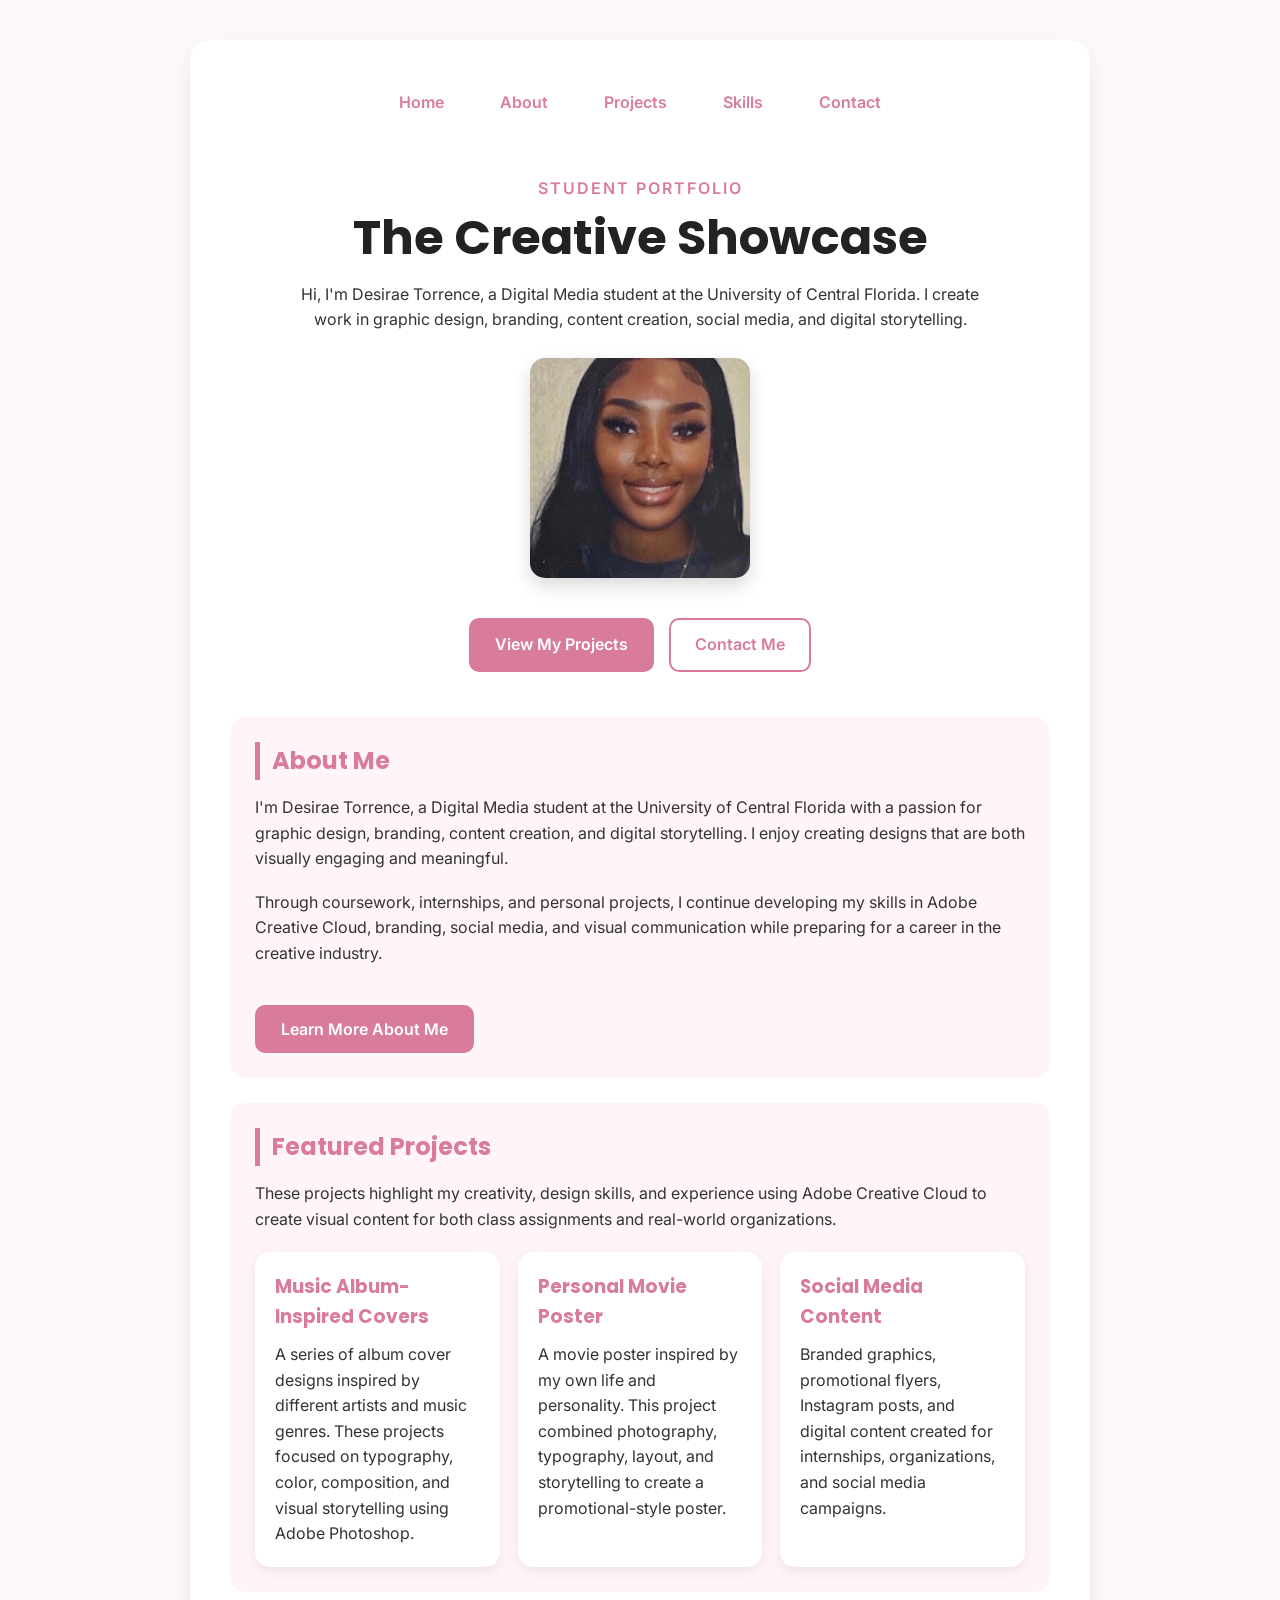
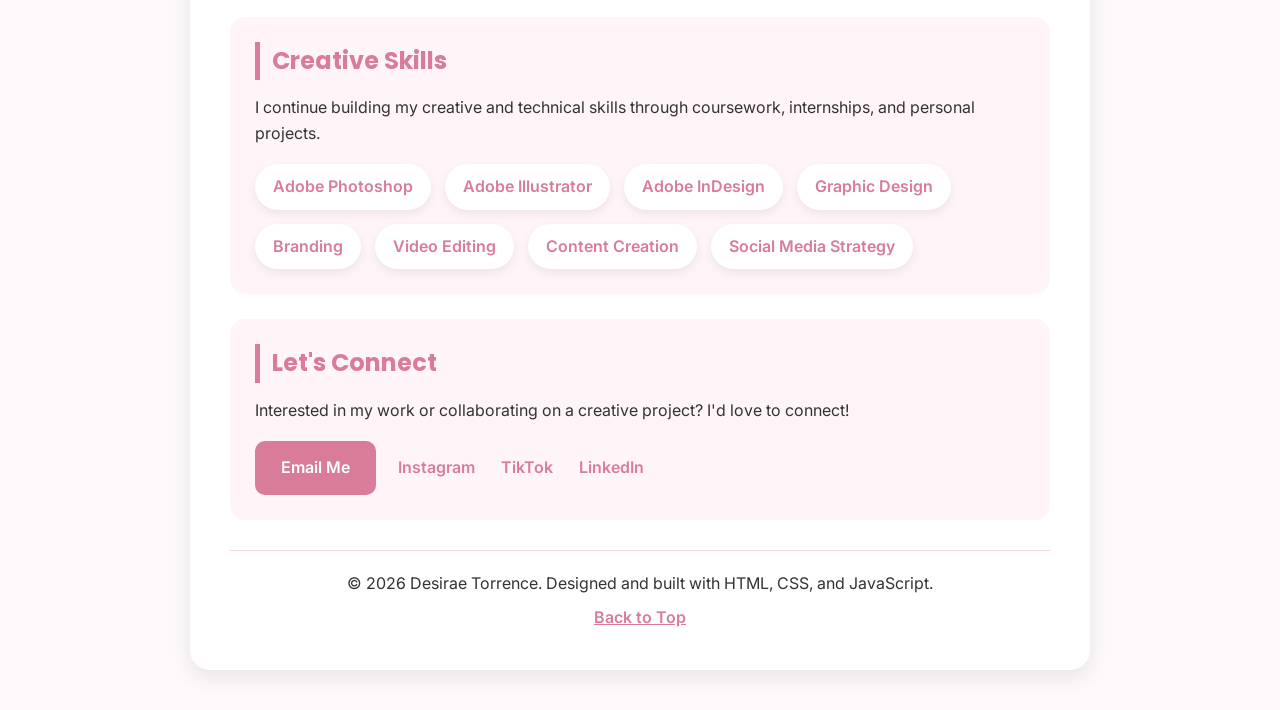
<file: index.html>
<!DOCTYPE html>
<html lang="en">

<head>
    <meta charset="UTF-8">

    <meta name="viewport"
        content="width=device-width, initial-scale=1.0">

    <meta name="description"
        content="The Creative Showcase is Desirae Torrence's student portfolio featuring graphic design, branding, content creation, and digital media projects.">

    <title>The Creative Showcase | Desirae Torrence</title>

    <link rel="stylesheet" href="style.css">
</head>

<body>

    <div class="container">

        <!-- Navigation -->
        <nav aria-label="Main Navigation">

            <a href="#home">Home</a>
            <a href="#about">About</a>
            <a href="#projects">Projects</a>
            <a href="#skills">Skills</a>
            <a href="#contact">Contact</a>

        </nav>

        <main>

            <!-- Hero Section -->
            <header id="home">

                <p class="eyebrow">Student Portfolio</p>

                <h1>The Creative Showcase</h1>

                <p class="intro">
                    Hi, I'm Desirae Torrence, a Digital Media student at the
                    University of Central Florida. I create work in graphic
                    design, branding, content creation, social media, and
                    digital storytelling.
                </p>

                <img src="headshot.jpg"
                    alt="Portrait of Desirae Torrence">

                <div class="hero-buttons">

                    <a class="button" href="#projects">
                        View My Projects
                    </a>

                    <a class="button secondary-button" href="#contact">
                        Contact Me
                    </a>

                </div>

            </header>

            <!-- About Section -->
            <section id="about">

                <h2>About Me</h2>

                <p>
                    I'm Desirae Torrence, a Digital Media student at the
                    University of Central Florida with a passion for graphic
                    design, branding, content creation, and digital storytelling.
                    I enjoy creating designs that are both visually engaging
                    and meaningful.
                </p>

                <p>
                    Through coursework, internships, and personal projects,
                    I continue developing my skills in Adobe Creative Cloud,
                    branding, social media, and visual communication while
                    preparing for a career in the creative industry.
                </p>

                <button id="about-button"
                    class="button"
                    type="button">

                    Learn More About Me

                </button>

                <div id="more-about-me" hidden>

                    <h3>Fun Facts About Me</h3>

                    <p>
                        • I enjoy creating social media content and graphic designs.<br>
                        • Fashion and beauty are two of my biggest creative interests.<br>
                        • My favorite Adobe programs are Photoshop and Illustrator.<br>
                        • I love learning new creative skills and challenging myself with new projects.
                    </p>

                </div>

            </section>

            <!-- Projects Section -->
            <section id="projects">

                <h2>Featured Projects</h2>

                <p>
                    These projects highlight my creativity, design skills,
                    and experience using Adobe Creative Cloud to create
                    visual content for both class assignments and real-world
                    organizations.
                </p>

                <div class="project-grid">

                    <article class="project-card">

                        <h3>Music Album-Inspired Covers</h3>

                        <p>
                            A series of album cover designs inspired by different
                            artists and music genres. These projects focused on
                            typography, color, composition, and visual storytelling
                            using Adobe Photoshop.
                        </p>

                    </article>

                    <article class="project-card">

                        <h3>Personal Movie Poster</h3>

                        <p>
                            A movie poster inspired by my own life and personality.
                            This project combined photography, typography, layout,
                            and storytelling to create a promotional-style poster.
                        </p>

                    </article>

                    <article class="project-card">

                        <h3>Social Media Content</h3>

                        <p>
                            Branded graphics, promotional flyers, Instagram posts,
                            and digital content created for internships,
                            organizations, and social media campaigns.
                        </p>

                    </article>

                </div>

            </section>

            <!-- Skills Section -->
            <section id="skills">

                <h2>Creative Skills</h2>

                <p>
                    I continue building my creative and technical skills
                    through coursework, internships, and personal projects.
                </p>

                <ul class="skills-list">

                    <li>Adobe Photoshop</li>
                    <li>Adobe Illustrator</li>
                    <li>Adobe InDesign</li>
                    <li>Graphic Design</li>
                    <li>Branding</li>
                    <li>Video Editing</li>
                    <li>Content Creation</li>
                    <li>Social Media Strategy</li>

                </ul>

            </section>

            <!-- Contact Section -->
            <section id="contact">

                <h2>Let's Connect</h2>

                <p>
                    Interested in my work or collaborating on a creative project?
                    I'd love to connect!
                </p>

                <div class="contact-links">

                    <a class="button"
                        href="mailto:YOUR_EMAIL@gmail.com">

                        Email Me

                    </a>

                    <a href="https://www.instagram.com/desiraetorrence/"
                        target="_blank"
                        rel="noopener noreferrer">

                        Instagram

                    </a>

                    <a href="https://www.tiktok.com/@desiraetorrence"
                        target="_blank"
                        rel="noopener noreferrer">

                        TikTok

                    </a>

                    <a href="https://www.linkedin.com/in/desiraetorrence/"
                        target="_blank"
                        rel="noopener noreferrer">

                        LinkedIn

                    </a>

                </div>

            </section>

        </main>

        <!-- Footer -->
        <footer>

            <p>
                &copy; 2026 Desirae Torrence. Designed and built with
                HTML, CSS, and JavaScript.
            </p>

            <a href="#home">Back to Top</a>

        </footer>

    </div>

    <script src="script.js"></script>

</body>

</html>
</file>
<file: style.css>
@import url('https://fonts.googleapis.com/css2?family=Inter:wght@400;500;600&family=Poppins:wght@600;700&display=swap');

/* ==========================
   RESET
========================== */

* {
    margin: 0;
    padding: 0;
    box-sizing: border-box;
}

html {
    scroll-behavior: smooth;
}

/* ==========================
   BODY
========================== */

body {
    font-family: 'Inter', sans-serif;
    background-color: #fdf9fa;
    color: #333;
    line-height: 1.6;
    padding: 40px;
}

/* ==========================
   MAIN CONTAINER
========================== */

.container {
    width: 100%;
    max-width: 900px;
    margin: 0 auto;
    background-color: white;
    padding: 40px;
    border-radius: 20px;
    box-shadow: 0 8px 20px rgba(0, 0, 0, 0.08);
}

/* ==========================
   NAVIGATION
========================== */

nav {
    display: flex;
    justify-content: center;
    align-items: center;
    gap: 20px;
    flex-wrap: wrap;
    margin-bottom: 30px;
}

nav a {
    color: #d97c9a;
    text-decoration: none;
    font-weight: 600;
    padding: 10px 18px;
    border-radius: 8px;
    transition: background-color 0.3s ease,
                color 0.3s ease,
                transform 0.3s ease;
}

nav a:hover {
    background-color: #fff0f5;
    color: #b85d7a;
    transform: translateY(-2px);
}

/* ==========================
   HEADER
========================== */

header {
    text-align: center;
    padding: 20px 0;
}

.eyebrow {
    color: #d97c9a;
    font-weight: 600;
    text-transform: uppercase;
    letter-spacing: 2px;
    margin-bottom: 8px;
}

h1 {
    font-family: 'Poppins', sans-serif;
    font-size: 3rem;
    line-height: 1.2;
    color: #222;
    margin-bottom: 15px;
}

.intro {
    max-width: 700px;
    margin: 0 auto 25px;
}

/* ==========================
   HEADSHOT IMAGE
========================== */

header img {
    display: block;
    width: 220px;
    max-width: 100%;
    height: 220px;
    object-fit: cover;
    object-position: center;
    margin: 20px auto;
    border-radius: 15px;
    box-shadow: 0 8px 18px rgba(0, 0, 0, 0.15);
    transition: transform 0.3s ease;
}

header img:hover {
    transform: scale(1.04);
}

/* ==========================
   BUTTONS
========================== */

.button {
    display: inline-block;
    margin-top: 20px;
    padding: 12px 24px;
    background-color: #d97c9a;
    color: white;
    text-decoration: none;
    border: 2px solid #d97c9a;
    border-radius: 10px;
    font-family: inherit;
    font-size: 16px;
    font-weight: 600;
    cursor: pointer;
    transition: background-color 0.3s ease,
                border-color 0.3s ease,
                color 0.3s ease,
                transform 0.3s ease;
}

.button:hover {
    background-color: #b85d7a;
    border-color: #b85d7a;
    color: white;
    transform: translateY(-3px);
}

.hero-buttons {
    display: flex;
    justify-content: center;
    align-items: center;
    gap: 15px;
    flex-wrap: wrap;
    margin-top: 5px;
}

.secondary-button {
    background-color: white;
    color: #d97c9a;
}

.secondary-button:hover {
    background-color: #fff0f5;
    color: #b85d7a;
}

/* ==========================
   SECTION CARDS
========================== */

section {
    scroll-margin-top: 20px;
    background-color: #fff5f8;
    padding: 25px;
    margin-top: 25px;
    border-radius: 15px;
    transition: transform 0.3s ease,
                box-shadow 0.3s ease;
}

section:hover {
    transform: translateY(-5px);
    box-shadow: 0 8px 18px rgba(0, 0, 0, 0.08);
}

/* ==========================
   HEADINGS
========================== */

h2 {
    font-family: 'Poppins', sans-serif;
    color: #d97c9a;
    border-left: 5px solid #d97c9a;
    padding-left: 12px;
    margin-bottom: 15px;
}

h3 {
    font-family: 'Poppins', sans-serif;
    color: #d97c9a;
    margin-bottom: 10px;
}

/* ==========================
   PARAGRAPHS
========================== */

p {
    margin-bottom: 18px;
    font-size: 16px;
}

/* ==========================
   PROJECT CARDS
========================== */

.project-grid {
    display: grid;
    grid-template-columns: repeat(3, 1fr);
    gap: 18px;
    margin-top: 20px;
}

.project-card {
    background-color: white;
    padding: 20px;
    border-radius: 15px;
    box-shadow: 0 4px 12px rgba(0, 0, 0, 0.07);
    transition: transform 0.3s ease,
                box-shadow 0.3s ease;
}

.project-card:hover {
    transform: translateY(-4px);
    box-shadow: 0 8px 18px rgba(0, 0, 0, 0.11);
}

.project-card p {
    margin-bottom: 0;
}

/* ==========================
   LISTS
========================== */

ul {
    margin-left: 20px;
}

li {
    margin-bottom: 10px;
}

/* ==========================
   SKILLS TAGS
========================== */

.skills-list {
    list-style: none;
    display: flex;
    flex-wrap: wrap;
    gap: 14px;
    margin-top: 15px;
    margin-left: 0;
}

.skills-list li {
    background-color: white;
    color: #d97c9a;
    padding: 10px 18px;
    border-radius: 30px;
    font-weight: 600;
    margin-bottom: 0;
    box-shadow: 0 4px 10px rgba(0, 0, 0, 0.07);
    transition: background-color 0.3s ease,
                color 0.3s ease,
                transform 0.3s ease;
}

.skills-list li:hover {
    background-color: #d97c9a;
    color: white;
    transform: translateY(-2px);
}

/* ==========================
   MORE ABOUT ME BOX
========================== */

#more-about-me {
    margin-top: 20px;
    padding: 20px;
    background-color: white;
    border-left: 5px solid #d97c9a;
    border-radius: 12px;
    box-shadow: 0 4px 10px rgba(0, 0, 0, 0.07);
}

#more-about-me p {
    margin-bottom: 0;
}

#more-about-me[hidden] {
    display: none;
}

/* ==========================
   CONTACT LINKS
========================== */

.contact-links {
    display: flex;
    align-items: center;
    gap: 18px;
    flex-wrap: wrap;
    margin-top: 10px;
}

.contact-links a:not(.button) {
    display: inline-block;
    padding: 10px 4px;
    text-decoration: none;
}

.contact-links .button {
    margin-top: 0;
}

/* ==========================
   FOOTER
========================== */

footer {
    text-align: center;
    margin-top: 30px;
    padding-top: 20px;
    border-top: 1px solid #f1d7df;
}

footer p {
    margin-bottom: 8px;
}

/* ==========================
   LINKS
========================== */

a {
    color: #d97c9a;
    font-weight: 600;
    transition: color 0.3s ease;
}

a:hover {
    color: #b85d7a;
}

/* ==========================
   ACCESSIBILITY
========================== */

a:focus-visible,
button:focus-visible {
    outline: 3px solid #d97c9a;
    outline-offset: 4px;
}

/* ==========================
   TABLET DESIGN
========================== */

@media (max-width: 768px) {

    body {
        padding: 20px;
    }

    .container {
        padding: 25px;
    }

    nav {
        gap: 10px;
    }

    nav a {
        font-size: 14px;
        padding: 8px 12px;
    }

    h1 {
        font-size: 2.2rem;
    }

    h2 {
        font-size: 1.3rem;
    }

    .intro {
        font-size: 15px;
    }

    header img {
        width: 180px;
        height: 180px;
    }

    section {
        padding: 20px;
    }

    .project-grid {
        grid-template-columns: 1fr;
    }

    .skills-list {
        justify-content: center;
    }

    .hero-buttons,
    .contact-links {
        justify-content: center;
    }
}

/* ==========================
   MOBILE DESIGN
========================== */

@media (max-width: 480px) {

    body {
        padding: 10px;
    }

    .container {
        padding: 18px;
        border-radius: 14px;
    }

    nav {
        flex-direction: column;
        gap: 5px;
    }

    nav a {
        width: 100%;
        text-align: center;
    }

    h1 {
        font-size: 1.8rem;
    }

    header img {
        width: 160px;
        height: 160px;
    }

    section {
        padding: 18px;
    }

    .hero-buttons,
    .contact-links {
        flex-direction: column;
        align-items: stretch;
    }

    .hero-buttons .button,
    .contact-links a {
        width: 100%;
        text-align: center;
    }

    .skills-list {
        flex-direction: column;
    }

    .skills-list li {
        text-align: center;
    }
}
</file>
